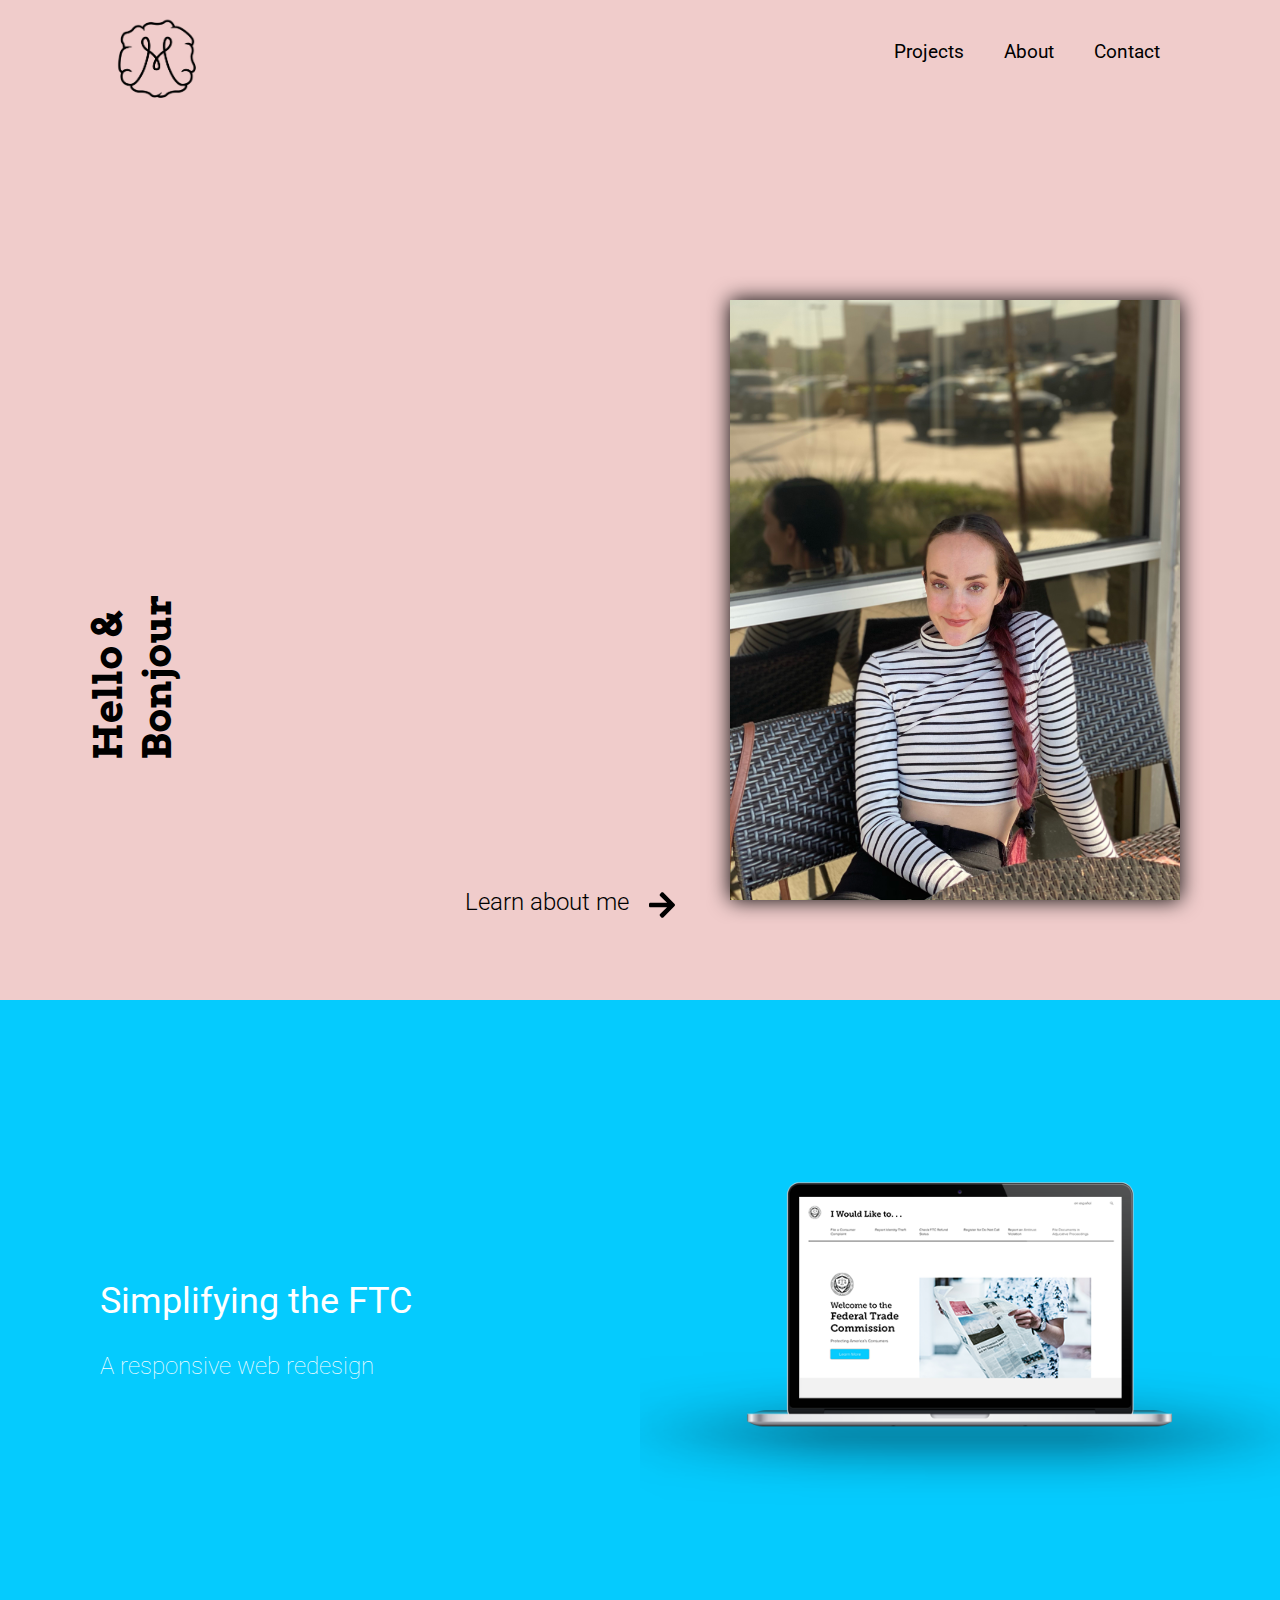
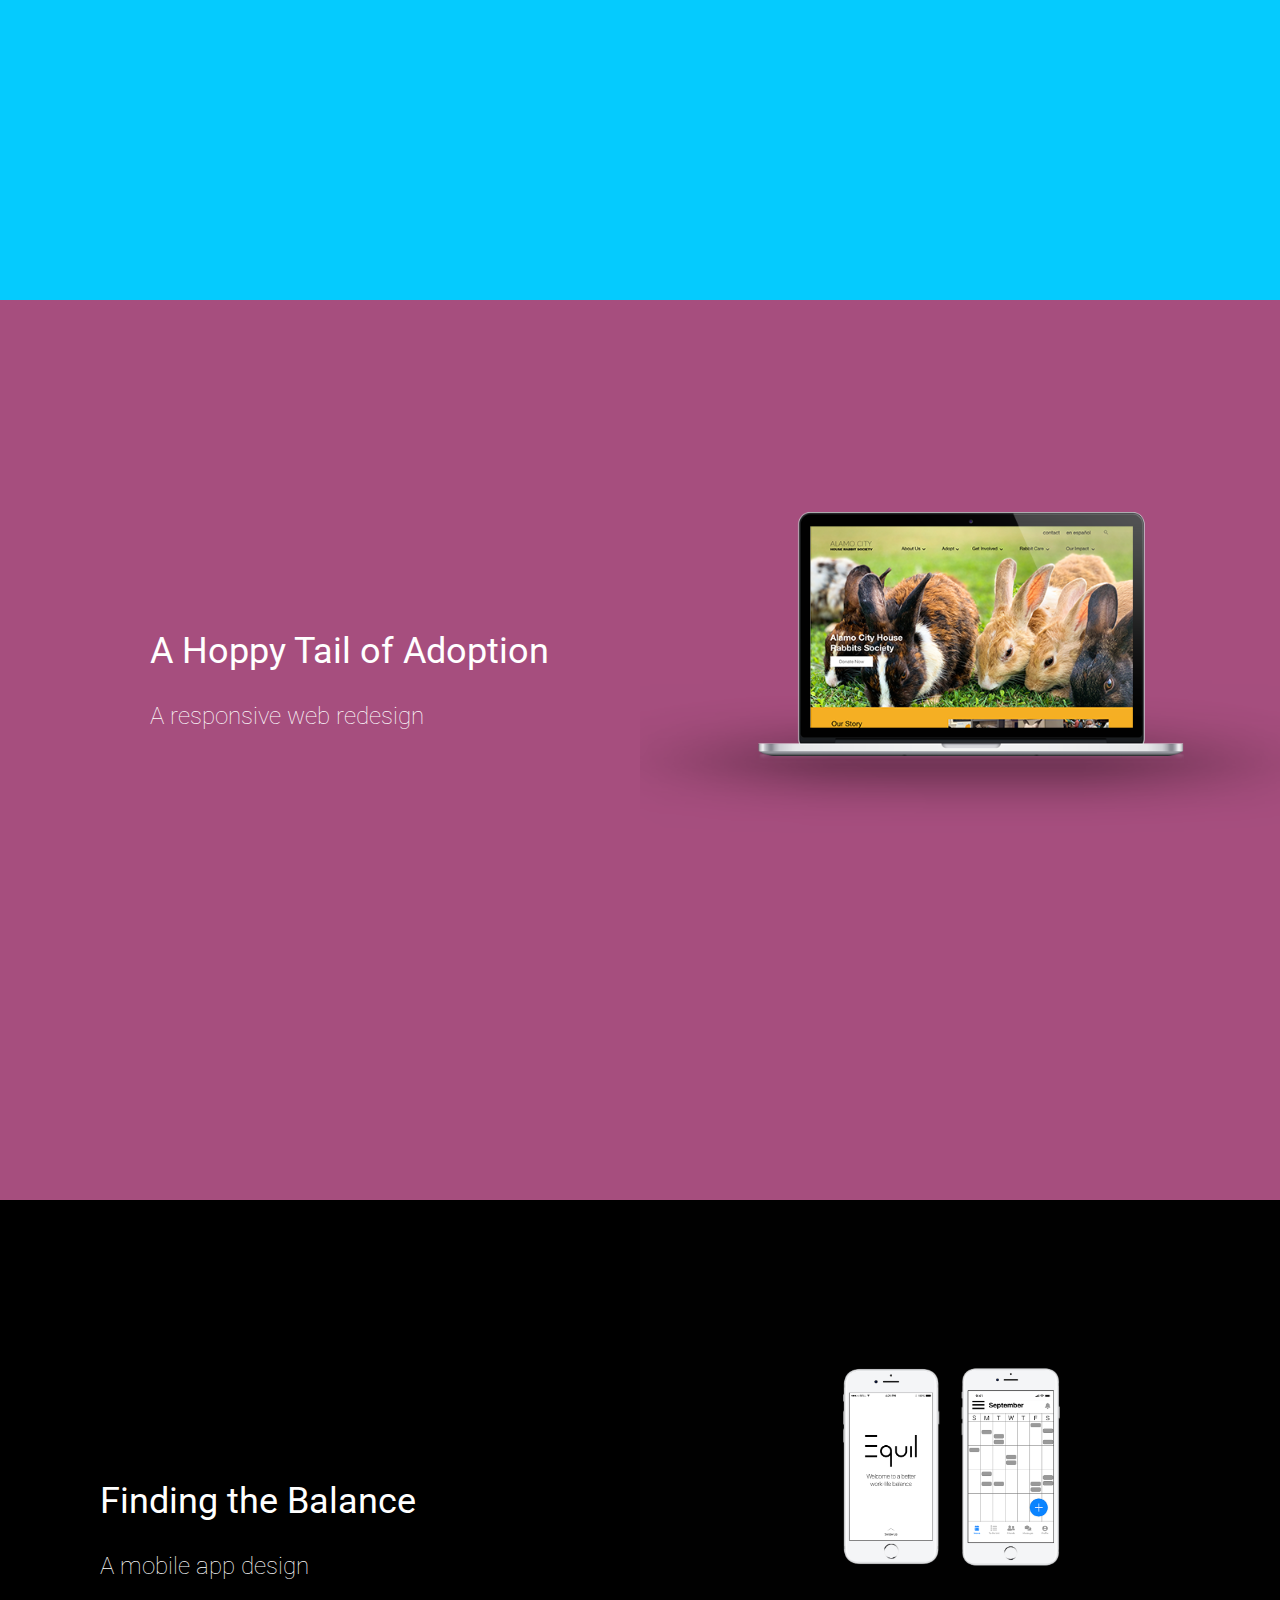
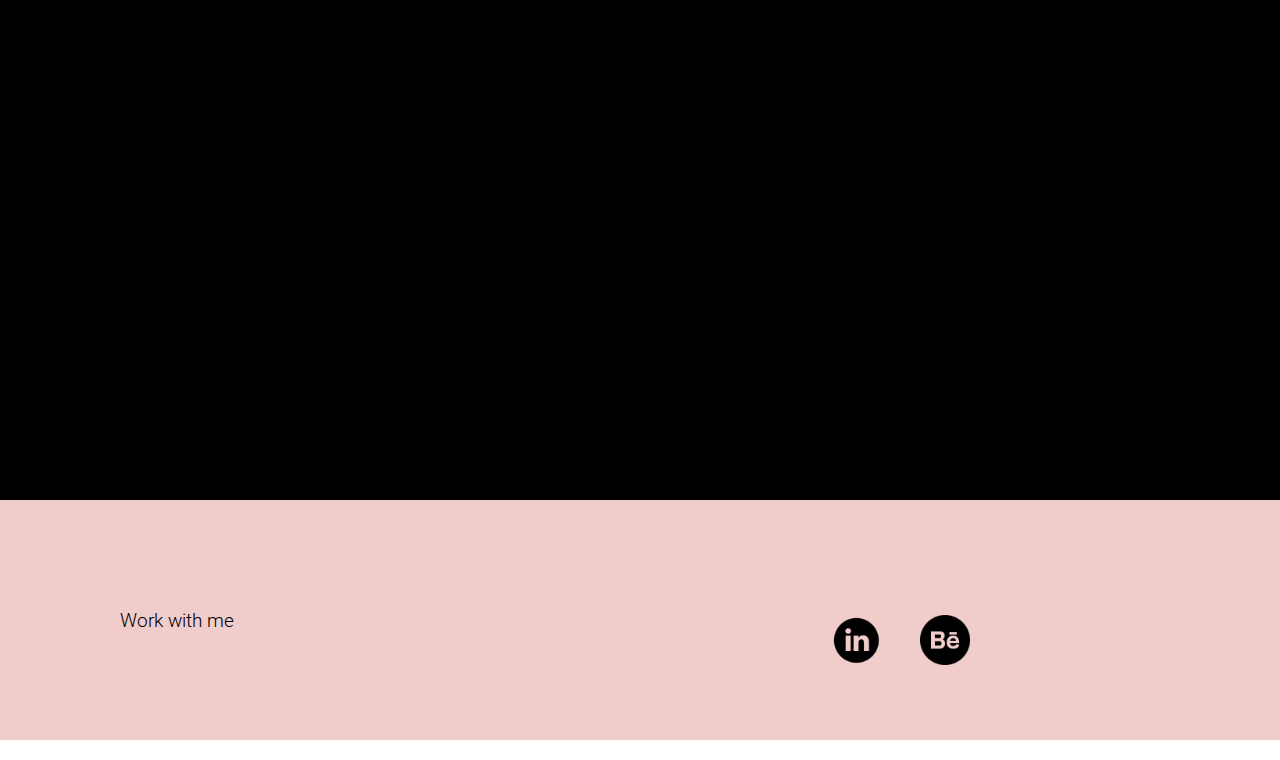
<file: index.html>
<!DOCTYPE html>
<html>
<head>
  <link href="CSS/style.css" type="text/css" rel="stylesheet">
  <link href="preconnect" href="https://fonts.gstatic.com">
  <link href="https://fonts.googleapis.com/css2?family=Arvo:wght@400;700&family=Roboto:ital,wght@0,100;0,300;0,400;0,700;1,100;1,300&display=swap" rel="stylesheet">
  <link rel="stylesheet" href="https://cdnjs.cloudflare.com/ajax/libs/font-awesome/4.7.0/css/font-awesome.min.css">
</head>

<body style="margin: 0;">
<!-- Nav HTML -->
<div class="menu">
    <span></span>
</div>
<div class="nav">
    <div class="logo"><a href="index.html"><img src="Images/Logo.png"></a></div>
    <div class="push">
         <a href="projects.html">Projects</a>
         <a href="about.html">About</a>
         <a href="#">Contact</a>
    </div>
</div>
<!-- Hero Section -->
<div class="hero">
    <h1>Hello &amp Bonjour</h1>
    <a href="about.html"><h3>Learn about me</h3><img src="icons/arrow-right-solid.svg"></a>
    <div class="heroRight"><img src="Images/Margaret.jpg"></div>
</div>
</div>
<!-- Case Study 1 -->
<div class="caseStudy-FTC">
  <div id="ftc"><a href="#">
    <h2>Simplifying the FTC</h2>
    <h3>A responsive web redesign</h3>
  </div>
    <div class="mockup-ftc"><img src="Images/FTC.png"></div>
  </a>
</div>
<!-- Case Study 2 -->
<div class="caseStudy-ACHR">
  <div id="achr"><a href="#">
    <h2>A Hoppy Tail of Adoption</h2>
    <h3>A responsive web redesign</h3>
  </div>
    <div class="mockup-achr"><img src="Images/ACHR.png"></div>
  </a>
</div>
<!-- Case Study 3 -->
<div class="caseStudy-Equil">
  <div id="equil"><a href="#">
    <h2>Finding the Balance</h2>
    <h3>A mobile app design</h3>
  </div>
    <div class="mockup-equil"><img src="Images/Equil.png"></div>
  </a>
</div>
<!-- Footer -->
<div class="footer">
    <a href="#"><h4>Work with me</h4></a>
    <div class="social">
        <a href="https://www.linkedin.com/in/margaret-rose-grayson/" target="_blank"><img src="icons/linkedin-icon.jpg"></a>
        <a href="https://www.behance.net/margaret-rose" target="_blank"><img src="icons/behance-icon.png"></a>
        <button onclick="topFunction()" id="top" title="Go to top"><h4>Back to top</h4></button>
    </div>  
</div>
</body>
<script>
  //Get the button
  var mybutton = document.getElementById("top");
  
  // When the user scrolls down 20px from the top of the document, show the button
  window.onscroll = function() {scrollFunction()};
  
  function scrollFunction() {
    if (document.body.scrollTop > 20 || document.documentElement.scrollTop > 20) {
      mybutton.style.display = "block";
    } else {
      mybutton.style.display = "none";
    }
  }
  
  // When the user clicks on the button, scroll to the top of the document
  function topFunction() {
    document.body.scrollTop = 0;
    document.documentElement.scrollTop = 0;
  }
  </script>  
<!-- Hamburger Menu-->
<script src="https://code.jquery.com/jquery-3.3.1.slim.min.js" integrity="sha384-q8i/X+965DzO0rT7abK41JStQIAqVgRVzpbzo5smXKp4YfRvH+8abtTE1Pi6jizo" crossorigin="anonymous"></script>
<script>$(".menu").click(function() {
    $(".menu").toggleClass("active");
    $(".push").toggleClass("active");
  });
</script>
</html>
</file>
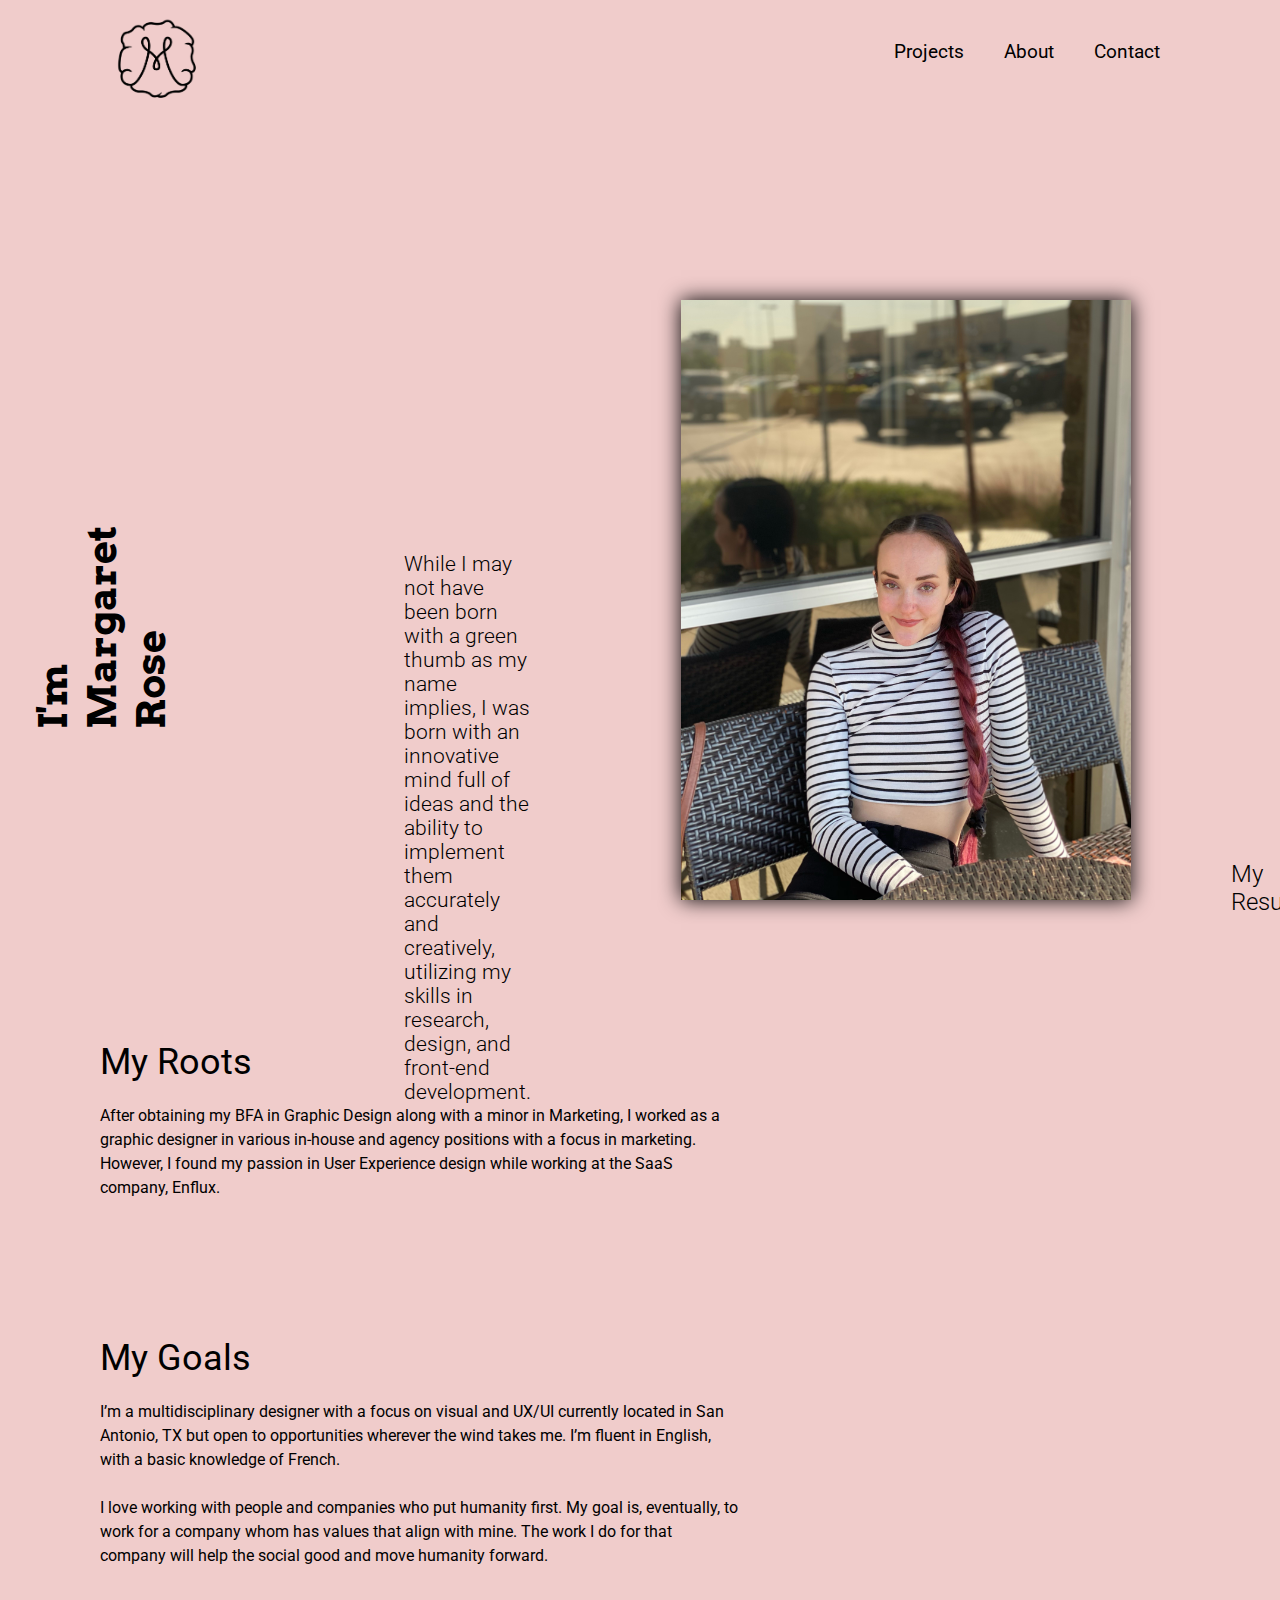
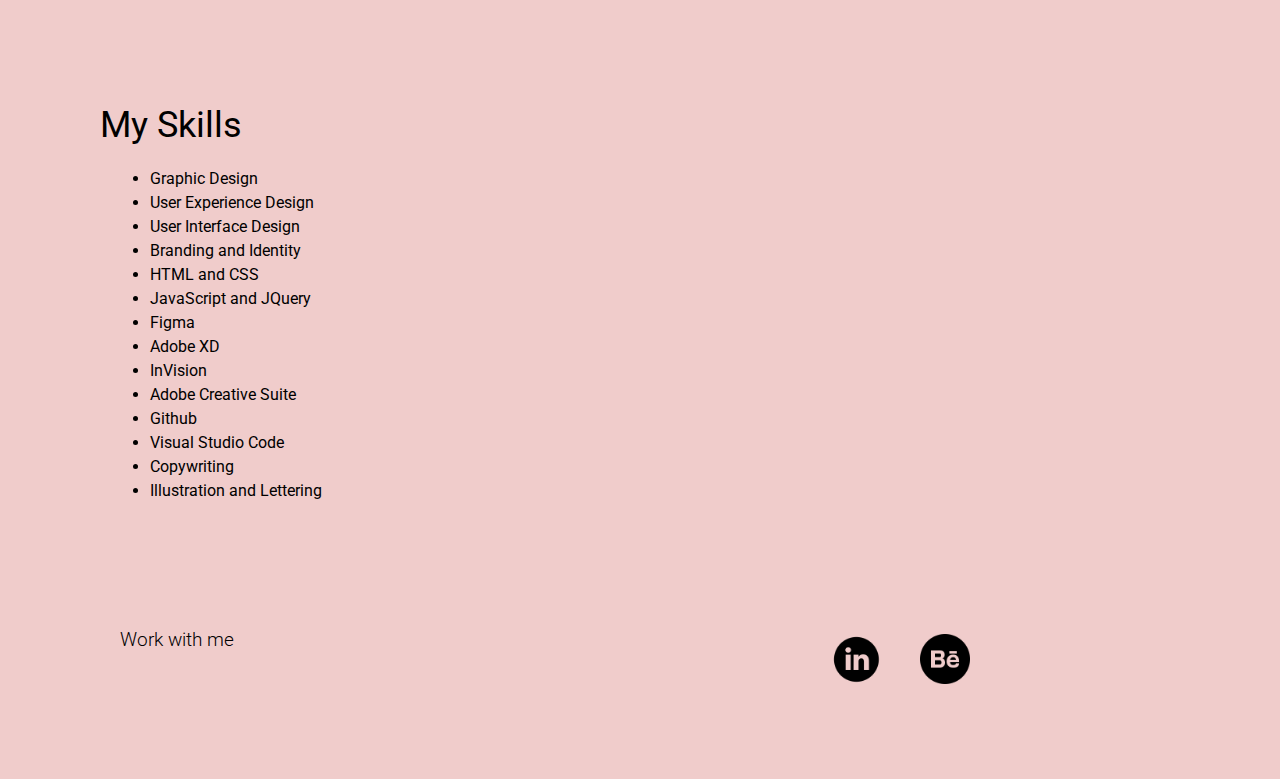
<file: about.html>
<!DOCTYPE html>
<html>
<head>
  <link href="CSS/style.css" type="text/css" rel="stylesheet">
  <link href="preconnect" href="https://fonts.gstatic.com">
  <link href="https://fonts.googleapis.com/css2?family=Arvo:wght@400;700&family=Roboto:ital,wght@0,100;0,300;0,400;0,700;1,100;1,300&display=swap" rel="stylesheet">
</head>

<body style="margin: 0; background-color: #F0CCCB;">
<!-- Nav HTML -->
<div class="menu">
  <span></span>
</div>
<div class="nav">
    <div class="logo"><a href="index.html"><img src="Images/Logo.png"></a></div>
    <div class="push">
         <a href="projects.html">Projects</a>
         <a href="about.html">About</a>
         <a href="#">Contact</a>
    </div>
</div>
<!-- Hero Section -->
<div class="hero">
    <h1>I'm Margaret Rose</h1>
    <h4>While I may not have been born with a green thumb as my name implies, I was born with an innovative mind full of ideas and the ability to implement them accurately and creatively, utilizing my skills in research, design, and front-end development.</h4>
    <div class="heroRight"><img src="Images/Margaret.jpg"></div>
    <a href="/Files/Grayson_Resume_updated2020.pdf" target="_blank"><h3>My Resume</h3><img src="icons/arrow-right-solid.svg"></a>
</div>
</div>
<!-- Info Section -->
<section class="info">
    <div id="roots">
        <h2>My Roots</h2>
        <p>After obtaining my BFA in Graphic Design along with a minor in Marketing, I worked as a graphic designer in various in-house and agency positions with a focus in marketing. However, I found my passion in User Experience design while working at the SaaS company, Enflux.</p>
    </div>
    <div id="goals">
        <h2>My Goals</h2>
        <p>I’m a multidisciplinary designer with a focus on visual and UX/UI currently located in San Antonio, TX but open to opportunities wherever the wind takes me. I’m fluent in English, with a basic knowledge of French. <br><br> I love working with people and companies who put humanity first. My goal is, eventually, to work for a company whom has values that align with mine. The work I do for that company will help the social good and move humanity forward.</p>
    </div>
    <div id="skills">
        <h2>My Skills</h2>
        <ul>
            <li>Graphic Design</li>
            <li>User Experience Design</li>
            <li>User Interface Design</li>
            <li>Branding and Identity</li>
            <li>HTML and CSS</li>
            <li>JavaScript and JQuery</li>
            <li>Figma</li>
            <li>Adobe XD</li>
            <li>InVision</li>
            <li>Adobe Creative Suite</li>
            <li>Github</li>
            <li>Visual Studio Code</li>
            <li>Copywriting</li>
            <li>Illustration and Lettering</li>
        </ul>

    </div>
</section>

<!-- Footer -->
<div class="footer">
    <a href="#"><h4>Work with me</h4></a>
    <div class="social">
        <a href="https://www.linkedin.com/in/margaret-rose-grayson/" target="_blank"><img src="icons/linkedin-icon.jpg"></a>
        <a href="https://www.behance.net/margaret-rose" target="_blank"><img src="icons/behance-icon.png"></a>
        <button onclick="topFunction()" id="top" title="Go to top"><h4>Back to top</h4></button>
    </div>  
</div>

<script>
    //Get the button
    var mybutton = document.getElementById("top");
    
    // When the user scrolls down 20px from the top of the document, show the button
    window.onscroll = function() {scrollFunction()};
    
    function scrollFunction() {
      if (document.body.scrollTop > 20 || document.documentElement.scrollTop > 20) {
        mybutton.style.display = "block";
      } else {
        mybutton.style.display = "none";
      }
    }
    
    // When the user clicks on the button, scroll to the top of the document
    function topFunction() {
      document.body.scrollTop = 0;
      document.documentElement.scrollTop = 0;
    }
    </script>
<script src="https://code.jquery.com/jquery-3.3.1.slim.min.js" integrity="sha384-q8i/X+965DzO0rT7abK41JStQIAqVgRVzpbzo5smXKp4YfRvH+8abtTE1Pi6jizo" crossorigin="anonymous"></script>
<script>$(".menu").click(function() {
    $(".menu").toggleClass("active");
    $(".push").toggleClass("active");
  });
</script>
</body>
</html>
</file>
<file: CSS/style.css>
/* home navigation style */

.nav {
  display: flex;
  height: 200px;
  width: auto;
  background-color: #F0CCCB;
}

.push {
  display: flex;
  justify-content: flex-end;
  height: 100%;
  width: 100%;
  margin: 20px 100px 0 0;
}

.push a {
  text-decoration: none;
  padding: 20px;
  color: black;
  font-family: 'Roboto', Arial, Helvetica, sans-serif;
  font-size: 19px;
}

.push a:hover {
  text-decoration: underline;
}

.push a:visited {
  text-decoration: none;
  font-weight: 700;
}

.logo img {
  display: flex;
  align-items: center;
  height: 100px;
  width: auto;
  padding: 10px 10px 10px 100px;
}

/* home hero section style */

.hero {
  display: flex;
  height: 800px;
  width: auto;
  background-color: #F0CCCB;
}

.hero h1 {
  display: flex;
  align-items: center;
  font-family: 'Arvo', serif;
  font-size: 40px;
  font-weight: 700;
  transform: rotate(-90deg);
  height: 100%;
  width: 100%;
  padding: 0 0 200px 200px;
}

.hero h3 {
  font-family: 'Roboto', arial, sans-serif;
  font-size: 24px;
  font-weight: 300;
  padding-bottom: 60px;
  align-items: center;
}

.hero h4 {
  display: flex;
  align-items: center;
  font-family: 'Roboto', arial, sans-serif;
  font-size: 21px;
  font-weight: 300;
  height: 100%;
  width: 100%;
  padding-top: 200px;
  padding-right: 150px;
}

.hero a {
  display: flex;
  align-items: flex-end;
  text-decoration: none;
  color: black;
  height: 100%;
  width: 100%;
}

.hero a:hover {
  text-decoration: underline;
}

.hero img {
  display: flex;
  align-items: flex-end;
  padding: 0 0 80px 20px;
  height: 30px;
  width: auto;
}

.heroRight {
  display: flex;
  align-items: center;
}

.heroRight img {
  height: 600px;
  width: auto;
  box-shadow: 0 0 20px black;
  margin-right: 100px;
  padding: 0;
}

/* Project Styling */
.caseStudy-FTC {
  display: grid;
  grid-template-columns: 1fr 1fr;
  grid-template-rows: 1fr;
  grid-template-areas:
  "ftc mockup-ftc";
  height: 900px;
  width: auto;
}

.caseStudy-ACHR {
  display: grid;
  grid-template-columns: 1fr 1fr;
  grid-template-rows: 1fr;
  grid-template-areas:
  "achr mockup-achr";
  height: 900px;
  width: auto;
}

.caseStudy-Equil {
  display: grid;
  grid-template-columns: 1fr 1fr;
  grid-template-rows: 1fr;
  grid-template-areas:
  "equil mockup-equil";
  height: 900px;
  width: auto;
}

.caseStudy-FTC {
  background-color: #05CBFE;
}

.caseStudy-ACHR {
  background-color: #A64E7E;
}

.caseStudy-Equil {
  background-color: black;
}

.caseStudy-Silence {
  background-color: lightgray;
}

.caseStudy-Broadway {
  background-color: #D1B836;
}

#ftc {
  width: 100%;
  height: 100%;
  grid-area: "ftc";
}

#ftc h2 {
  font-family: 'Roboto', arial, sans-serif;
  font-size: 36px;
  font-weight: 400;
  color: white;
  width: 100%;
  grid-column-start: 1;
  grid-row-start: 2;
  padding: 250px 0 0 100px;
}

#ftc h3 {
  font-family: 'Roboto', arial, sans-serif;
  font-size: 24px;
  font-weight: 100;
  color: white;
  width: 100%;
  padding: 0 0 0 100px;
}

.mockup-ftc img {
  grid-area: "mockup-ftc";
  grid-column-start: 2;
  grid-column-end: 2;
  grid-row-start: 1;
  grid-row-end: 3;
  width: 100%;
  height: auto;
}

#ftc a {
  text-decoration: none;
}

#achr {
  width: 100%;
  height: 100%;
  padding: 50px;
  grid-area: "achr";
  background-color: #A64E7E;
}

#achr h2 {
  font-family: 'Roboto', arial, sans-serif;
  font-size: 36px;
  font-weight: 400;
  color: white;
  padding: 250px 0 0 100px;
}

#achr h3 {
  font-family: 'Roboto', arial, sans-serif;
  font-size: 24px;
  font-weight: 100;
  color: white;
  padding: 0 0 0 100px;
}

.mockup-achr img {
  grid-area: "mockup-achr";
  width: 100%;
  height: auto;
}

#achr a {
  text-decoration: none;
}

#equil {
  height: 100%;
  width: 100%;
  grid-area: "equil";
  background-color: black;
}

#equil h2 {
  font-family: 'Roboto', arial, sans-serif;
  font-size: 36px;
  font-weight: 400;
  color: white;
  padding: 250px 0 0 100px;
}
#equil h3 {
  font-family: 'Roboto', arial, sans-serif;
  font-size: 24px;
  font-weight: 100;
  color: white;
  padding: 0 0 0 100px;
}

.mockup-equil img {
  grid-area: "mockup-equil";
  grid-column-start: 2;
  grid-row-start: 1;
  grid-row-end: 3;
  width: 100%;
  height: auto;
}

#equil a {
  text-decoration: none;
}

/* footer style */

.footer {
  height: 200px;
  width: auto;
  padding: 20px;
  display: flex;
  background-color: #F0CCCB;
  z-index: 1;
}

.footer h4 {
  color: black;
  font-family: 'Roboto', Arial, Helvetica, sans-serif;
  font-size: 19px;
  font-weight: 300;
  margin-left: 100px;
}

.footer a {
  text-decoration: none;
  display: flex;
  align-items: center;
  width: 100%;
  height: 100%;
}

.footer a:hover {
  text-decoration: underline;
  color: #404142;
}

.social {
  display: flex;
  justify-content: flex-end;
  height: 100%;
  width: 100%;
  margin-right: 250px;
}

.social a {
  display: flex;
  justify-content: flex-end;
  height: 100%;
  width: 10%;
  padding: 20px;
}

.social img {
  height: 50px;
  width: 50px;
  padding: 20px;
}

/* Back to top styling */

#top {
  display: none;
  position: fixed;
  bottom: 20px;
  right: 30px;
  z-index: 99;
  font-size: 18px;
  border: none;
  outline: none;
  background-color: #F0CCCB;
  padding: 0 15px;
  color: #414042;
  border-radius: 5px;
  box-shadow: 0 0 20px rgba(255, 255, 255, 0.8);
  font-family: 'Roboto', sans-serif;
  transition: all .5s ease;
}

#top:hover {
  background-color: #404142;
}

#top h4 {
  margin-left: 0;
}

#top:hover h4 {
  color: #F0CCCB;
}

/* FTC Nav Stylying */

.navBlue {
  display: flex;
  height: 200px;
  width: auto;
  background-color: #05CBFE;
}

.logo img {
  display: flex;
  align-items: center;
  height: 100px;
  width: auto;
  padding: 10px 10px 10px 100px;
}

/* Projects Styling */
.caseStudy-Broadway {
  display: grid;
  grid-template-columns: 1fr 1fr;
  grid-template-rows: 1fr;
  grid-template-areas:
  "broadway mockup-broadway";
  height: 900px;
  width: auto;
  margin: 0;
}

.caseStudy-Silence {
  display: grid;
  grid-template-columns: 1fr 1fr;
  grid-template-rows: 1fr;
  grid-template-areas:
  "silence mockup-silence";
  height: 900px;
  width: auto;
  margin: 0;
}

#ftc {
  width: 100%;
  height: 100%;
  grid-area: "ftc";
}

#ftc h2 {
  font-family: 'Roboto', arial, sans-serif;
  font-size: 36px;
  font-weight: 400;
  color: white;
  width: 100%;
  grid-column-start: 1;
  grid-row-start: 2;
  padding: 250px 0 0 100px;
}

#ftc h3 {
  font-family: 'Roboto', arial, sans-serif;
  font-size: 24px;
  font-weight: 100;
  color: white;
  width: 100%;
  padding: 0 0 0 100px;
}

.mockup-ftc img {
  grid-area: "mockup-ftc";
  width: 100%;
  height: auto;
}

#ftc a {
  text-decoration: none;
}

#achr {
  width: 100%;
  height: 100%;
  grid-area: "achr";
  background-color: #A64E7E;
}

#achr h2 {
  font-family: 'Roboto', arial, sans-serif;
  font-size: 36px;
  font-weight: 400;
  color: white;
  padding: 250px 0 0 100px;
}

#achr h3 {
  font-family: 'Roboto', arial, sans-serif;
  font-size: 24px;
  font-weight: 100;
  color: white;
  padding: 0 0 0 100px;
}

.mockup-achr img {
  grid-area: "mockup-achr";
  width: 100%;
  height: auto;
}

#achr a {
  text-decoration: none;
}

#equil {
  height: 100%;
  width: 100%;
  grid-area: "equil";
  background-color: black;
}

#equil h2 {
  font-family: 'Roboto', arial, sans-serif;
  font-size: 36px;
  font-weight: 400;
  color: white;
  padding: 250px 0 0 100px;
}
#equil h3 {
  font-family: 'Roboto', arial, sans-serif;
  font-size: 24px;
  font-weight: 100;
  color: white;
  padding: 0 0 0 100px;
}

.mockup-equil img {
  grid-area: "mockup-equil";
  width: 100%;
  height: 100%;
}

#equil a {
  text-decoration: none;
}

#broadway {
  height: 100%;
  width: 100%;
  padding: 50px;
  grid-area: "broadway";
}

#broadway h2 {
  font-family: 'Roboto', arial, sans-serif;
  font-size: 36px;
  font-weight: 400;
  color: white;
  padding: 250px 0 0 100px;
}

#broadway h3 {
  font-family: 'Roboto', arial, sans-serif;
  font-size: 24px;
  font-weight: 100;
  color: white;
  padding: 0 0 0 100px;
}

.mockup-broadway img {
  grid-area: "mockup-broadway";
  width: 100%;
  height: 100%;
  padding-top: 150px;
}

#broadway a {
  text-decoration: none;
}

#silence {
  height: 900px;
  width: 100%;
  padding: 50px;
  grid-area: "silence";
}

#silence h2 {
  font-family: 'Roboto', arial, sans-serif;
  font-size: 36px;
  font-weight: 400;
  color: white;
  padding: 250px 0 0 100px;
}

#silence h3 {
  font-family: 'Roboto', arial, sans-serif;
  font-size: 24px;
  font-weight: 100;
  color: white;
  padding: 0 0 0 100px;
}

.mockup-silence img {
  grid-area: "mockup-silence";
  width: 100%;
  height: 100%;
  padding: 0;
}

#silence a {
  text-decoration: none;
}

/* About Me Styling */

.info {
  background-color: #F0CCCB;
  line-height: 1.5em;
  padding-top: 20px;
}

.info a {
  font-family: 'Roboto', arial, sans-serif;
  font-size: 24px;
  font-weight: 300;
  justify-content: flex-end;
  text-decoration: none;
  color: black;
  height: 100%;
  width: 100%;
}

.info a:hover {
  text-decoration: underline;
}

.info img {
  padding: 0 0 15px 20px;
  height: 30px;
  width: auto;
}

.info h2 {
  font-family: 'Roboto', arial, sans-serif;
  font-size: 36px;
  font-weight: 400;
  color: black;
  padding-left: 100px;
  display: flex;

}

.info p {
  font-family: 'Roboto', arial, sans-serif;
  font-size: 16px;
  font-weight: 400;
  color: black;
  padding-left: 100px;
}

.info ul {
  padding-left: 150px;
}

.info li {
  font-family: 'Roboto', arial, sans-serif;
  font-size: 16px;
  font-weight: 400;
  color: black;
}

#roots {
  padding-bottom: 100px;
}

#roots p {
  height: auto;
  width: 50%;
}

#goals {
  padding-bottom: 100px;
}

#goals p {
  height: auto;
  width: 50%
}

/* Responsiveness */

@media screen and (max-width: 600px){
  .caseStudy-FTC {
    grid-template-columns: 1fr;
    grid-template-rows: 1fr 1fr;
    grid-template-areas:
    "ftc"
    "mockup-ftc";
  }
  .caseStudy-ACHR {
    grid-template-columns: 1fr;
    grid-template-rows: 1fr 1fr;
    grid-template-areas:
    "achr"
    "mockup-achr";
  }
  .caseStudy-Equil {
    grid-template-columns: 1fr;
    grid-template-rows: 1fr 1fr;
    grid-template-areas:
    "equil"
    "mockup-equil";
  }
  .caseStudy-Broadway {
    grid-template-columns: 1fr;
    grid-template-rows: 1fr 1fr;
    grid-template-areas:
    "broadway"
    "mockup-broadway";
  }
  .caseStudy-Silence {
    grid-template-columns: 1fr;
    grid-template-rows: 1fr 1fr;
    grid-template-areas:
    "silence"
    "mockup-silence";
  }
  .push a {
    display: none;
  }
  .push.active a {
    display: block;
  }
  .hero {
    padding: 0;
  }
  .heroRight img {
    height: 400px;
    width: auto;
    box-shadow: 0 0 20px black;
    justify-content: flex-start;
  }
  .hero a {
    display: flex;
    align-items: flex-end;
    justify-content: center;
    text-decoration: none;
    color: black;
    height: 100%;
    width: 100%;
  }
  .hero h1 {
    display: flex;
    align-items: center;
    font-family: 'Arvo', serif;
    font-size: 40px;
    font-weight: 700;
    transform: rotate(-90deg);
    height: 100%;
    width: 100%;
    padding: 0;
  }
  .hero h4 {
    padding-right: 0;
    padding-top: 500px;
    flex-direction: column;
    align-items: flex-start;
  }
  #achr h2 {
    width: 100%;
    justify-content: center;
    padding: 0;
  }
  #achr h3 {
    width: 50%;
    padding: 0;
  }
  .mockup-achr img {
    width: 100%;
    justify-content: center;
  }
  #broadway h2 {
    width: 80%;
    justify-content: center;
    padding: 0;
  }
  #broadway h3 {
    width: 50%;
    padding: 0;
  }
  .mockup-broadway img {
    width: 100%;
    justify-content: center;
    padding: 0;
  }
  #equil {
    margin: 50px;
  }
  #equil h2 {
    width: 80%;
    justify-content: center;
    padding: 0;
  }
  #equil h3 {
    width: 50%;
    padding: 0;
  }
  .mockup-equil img {
    width: 100%;
    justify-content: center;
    padding: 0;
  }
  #silence h2 {
    width: 100%;
    justify-content: center;
    padding: 0;
  }
  #silence h3 {
    width: 50%;
    padding: 0;
  }
  .mockup-silence img {
    width: 100%;
    justify-content: center;
    padding: 0;
  }

  
  .menu {
      position:fixed;
      top:30px;
      right:0;
      background-color: transparent;
      height:50px;
      width:50px;
      cursor:pointer;
      transition:0.3s;
      z-index:9999;
    }
    .menu span {
      position:absolute;
      height:3px;
      width:25px;
      background-color: black;
      top:50%;
      left:50%;
      transform: translate(-50%,-50%);
      transition:0.3s;
    }
    .menu span:before {
      content:'';
      position:absolute;
      top:-8px;
      background-color:black;
      height:3px;
      width:25px;
      transition:0.3s;
    }
    .menu span:after {
      content:'';
      position:absolute;
      top:8px;
      background-color:black;
      height:3px;
      width:25px;
      transition:0.3s;
    }
    .menu.active span {
      background-color:transparent; 
    }
    .menu.active span:before { 
      transform: rotate(45deg);
      top:0; 
    }
    .menu.active span:after { 
      transform: rotate(-45deg);
      top:0; 
    }
}
</file>
